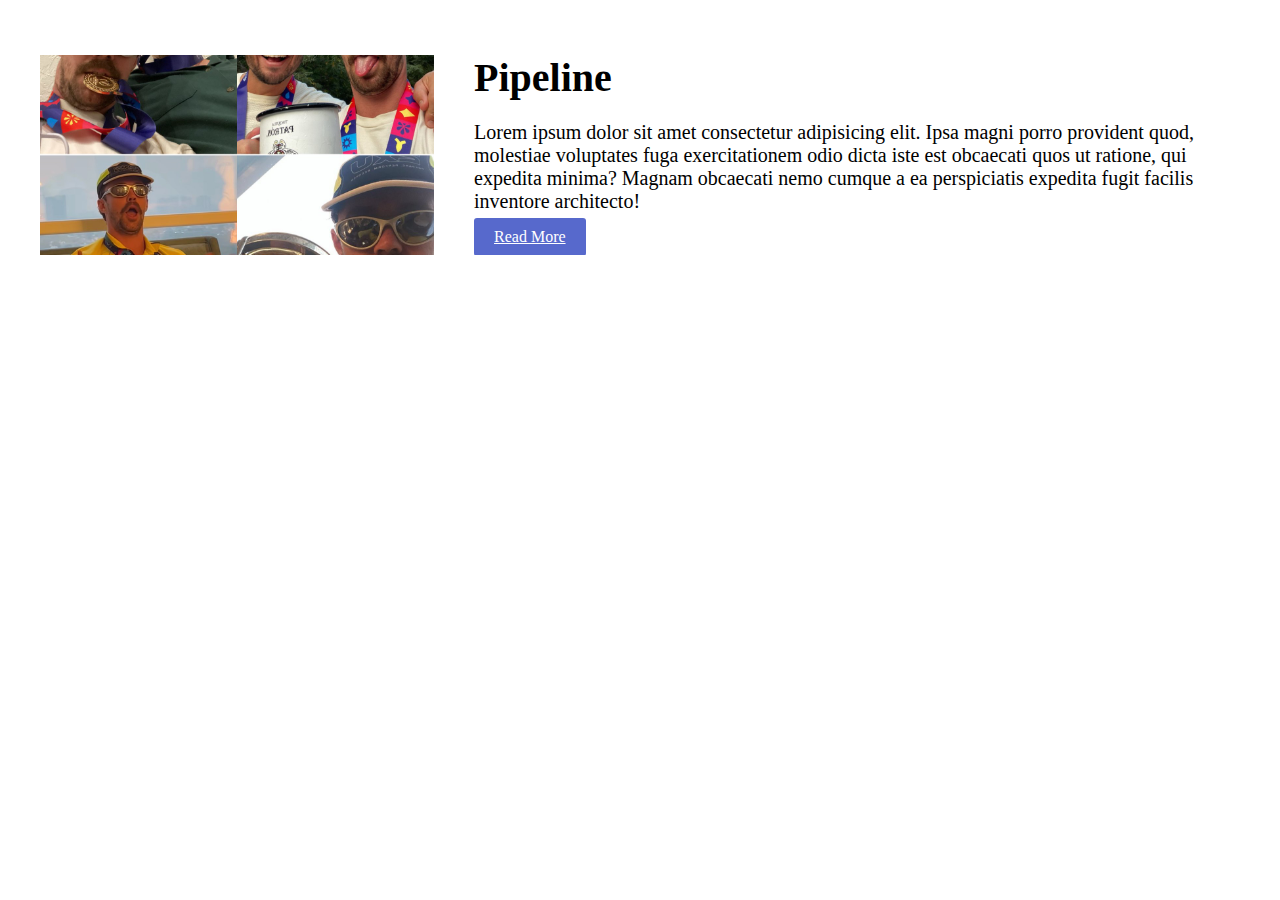
<file: Rand/Section-Practice-0/index.html>
<html lang="en">
<head>
    <meta charset="UTF-8">
    <meta name="viewport" content="width=device-width, initial-scale=1.0">
    <title>Document</title>

    <link rel="stylesheet" href="assets/css/style.css">
</head>
<body>
    <div class="container">
        <div class="left-image">
            <img src="assets/images/F_cBIGmaoAEK3Cy.jpeg" alt="">
        </div>

        <div class="right-content">
            <h1>
                Pipeline
            </h1>
            <p>Lorem ipsum dolor sit amet consectetur adipisicing elit. Ipsa magni porro provident quod, molestiae voluptates fuga exercitationem odio dicta iste est obcaecati quos ut ratione, qui expedita minima? Magnam obcaecati nemo cumque a ea perspiciatis expedita fugit facilis inventore architecto!</p>

            <a class="button" href="">Read More</a>
        
        </div>
    </div>
    
</body>
</html>
</file>
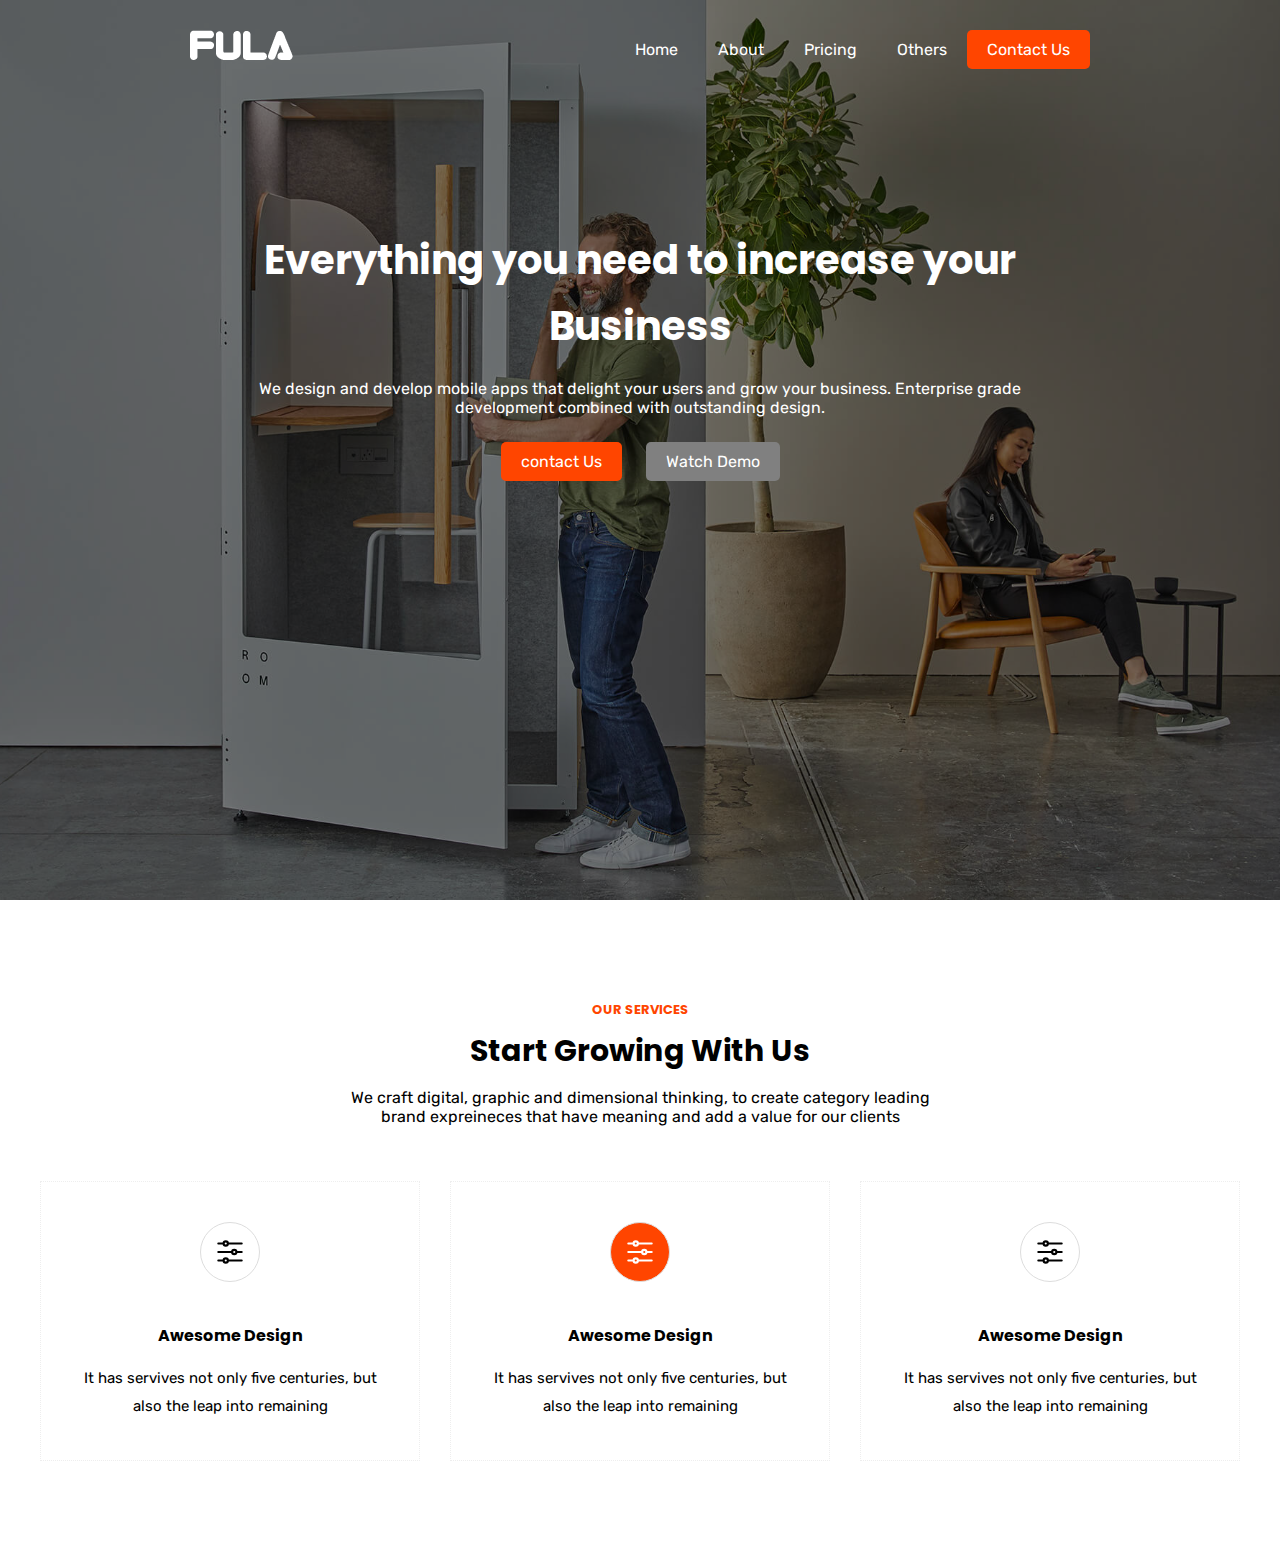
<file: Rand/Section-Practice-1/index.html>
<!DOCTYPE html>
<html lang="en">
<head>
    <meta charset="UTF-8">
    <meta name="viewport" content="width=device-width, initial-scale=1.0">
    <title>Document</title>
    <link rel="stylesheet" href="assets/css/style.css">
</head>

<body>
    <div class="hero-area">
        <div class="haeder">
            <div class="logo">
                <img src="assets/images/logo-light.png" alt="">
            </div>

            <div class="menu">
                <ul>
                    <li><a href="">Home</a></li>
                    <li><a href="">About</a></li>
                    <li><a href="">Pricing</a></li>
                    <li><a href="">Others</a></li>
                    <li><a class="btn">Contact Us</a></li>
                </ul>
            </div>
        </div>

        <div class="hero-text">
            <h1>Everything you need to increase your Business</h1>

            <p>We design and develop mobile apps that delight your users and grow your business.
            Enterprise grade development combined with outstanding design.</p>  

            <div class="hero-btn">
                <a class="btn" href="">contact Us</a>
                <a href="">Watch Demo</a>
            </div>

        </div>
    </div>

    <div class="container top-bottom-padding">
        <div class="section-title">
            <h4>our services</h4>
            <h2>Start Growing With Us</h2>
            <P>We craft digital, graphic and dimensional thinking, to create category leading brand expreineces that have meaning and add a value for our clients</P>
        </div>
        
        <div class="services">
            <div class="single-service-box">
                <div class="single-service-box-inner">
                    <div class="icon-box">
                        <svg xmlns="http://www.w3.org/2000/svg" fill="none" viewBox="0 0 24 24" stroke-width="1.5" stroke="currentColor" class="size-6">
                            <path stroke-linecap="round" stroke-linejoin="round" d="M10.5 6h9.75M10.5 6a1.5 1.5 0 1 1-3 0m3 0a1.5 1.5 0 1 0-3 0M3.75 6H7.5m3 12h9.75m-9.75 0a1.5 1.5 0 0 1-3 0m3 0a1.5 1.5 0 0 0-3 0m-3.75 0H7.5m9-6h3.75m-3.75 0a1.5 1.5 0 0 1-3 0m3 0a1.5 1.5 0 0 0-3 0m-9.75 0h9.75" />
                        </svg>
                    </div>
                    <h4>Awesome Design</h4>
                    <p>It has servives not only five centuries, but also the leap into remaining</p>
                </div>
            </div>

            <div class="single-service-box">
                <div class="single-service-box-inner">
                    <div class="icon-box">
                        <svg xmlns="http://www.w3.org/2000/svg" fill="none" viewBox="0 0 24 24" stroke-width="1.5" stroke="currentColor" class="size-6">
                            <path stroke-linecap="round" stroke-linejoin="round" d="M10.5 6h9.75M10.5 6a1.5 1.5 0 1 1-3 0m3 0a1.5 1.5 0 1 0-3 0M3.75 6H7.5m3 12h9.75m-9.75 0a1.5 1.5 0 0 1-3 0m3 0a1.5 1.5 0 0 0-3 0m-3.75 0H7.5m9-6h3.75m-3.75 0a1.5 1.5 0 0 1-3 0m3 0a1.5 1.5 0 0 0-3 0m-9.75 0h9.75" />
                        </svg>
                    </div>
                    <h4>Awesome Design</h4>
                    <p>It has servives not only five centuries, but also the leap into remaining</p>
                </div>
            </div>
            
            <div class="single-service-box">
                <div class="single-service-box-inner">
                    <div class="icon-box">
                        <svg xmlns="http://www.w3.org/2000/svg" fill="none" viewBox="0 0 24 24" stroke-width="1.5" stroke="currentColor" class="size-6">
                            <path stroke-linecap="round" stroke-linejoin="round" d="M10.5 6h9.75M10.5 6a1.5 1.5 0 1 1-3 0m3 0a1.5 1.5 0 1 0-3 0M3.75 6H7.5m3 12h9.75m-9.75 0a1.5 1.5 0 0 1-3 0m3 0a1.5 1.5 0 0 0-3 0m-3.75 0H7.5m9-6h3.75m-3.75 0a1.5 1.5 0 0 1-3 0m3 0a1.5 1.5 0 0 0-3 0m-9.75 0h9.75" />
                        </svg>
                    </div>
                    <h4>Awesome Design</h4>
                    <p>It has servives not only five centuries, but also the leap into remaining</p>
                </div>
            </div>
        </div>
    </div>

</body>
</html>
</file>
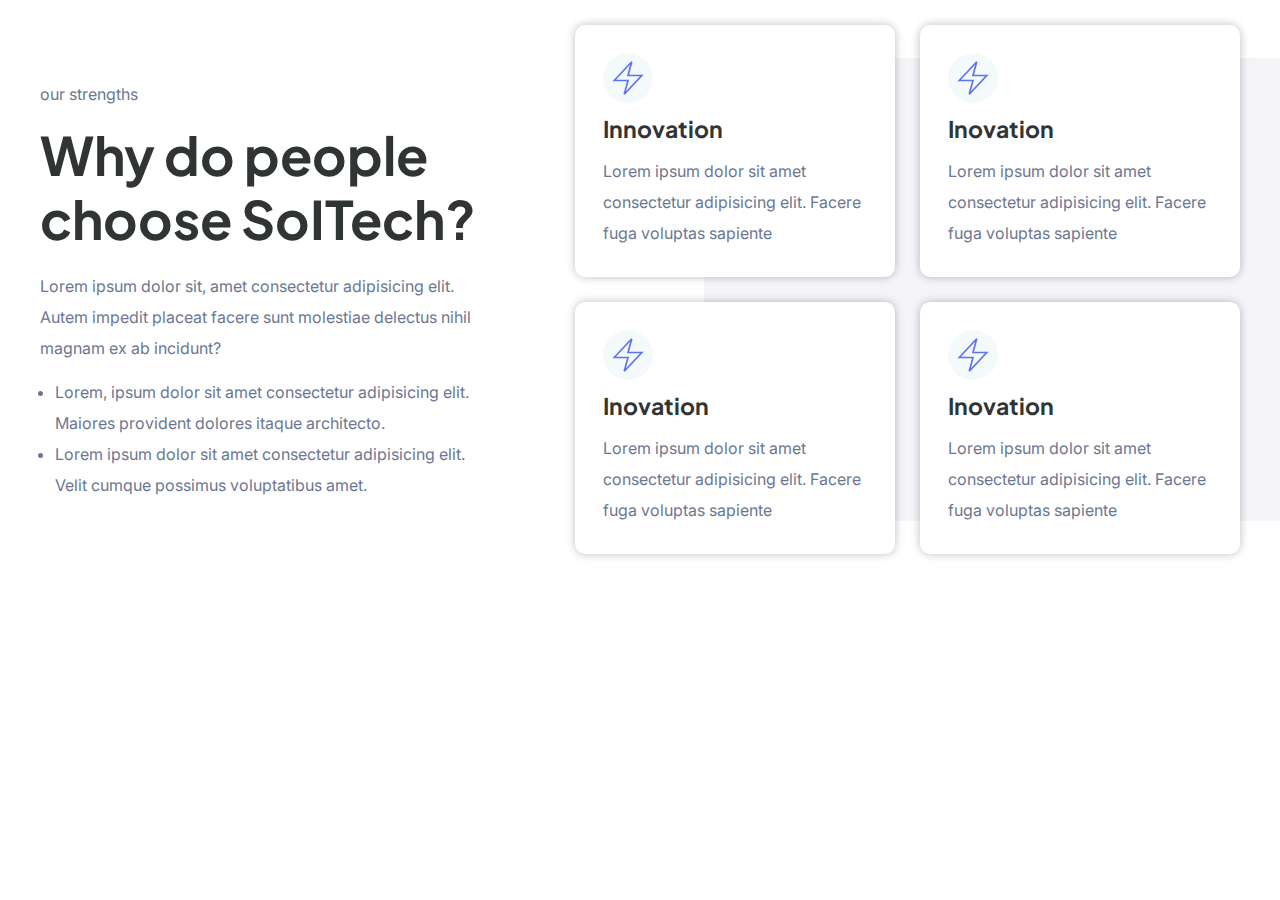
<file: Rand/Section-practice-2/index.html>
<!DOCTYPE html>
<html lang="en">
<head>
    <meta charset="UTF-8">
    <meta name="viewport" content="width=device-width, initial-scale=1.0">
    <title>Document</title>
    <link rel="stylesheet" href="assets/css/style.css">
    
</head>

<body>
    <div class="cta-area">
        <div class="container">
            <div class="cta-area-inner">
                <div class="cta-text">
                    <p>our strengths</p>
                    <h2>Why do people choose SoITech?</h2>
                    <P>Lorem ipsum dolor sit, amet consectetur adipisicing elit. Autem impedit placeat facere sunt molestiae delectus nihil magnam ex ab incidunt?</P>
                    <ul>
                        <li>Lorem, ipsum dolor sit amet consectetur adipisicing elit. Maiores provident dolores itaque architecto.</li>
                        <li>Lorem ipsum dolor sit amet consectetur adipisicing elit. Velit cumque possimus voluptatibus amet.</li>
                    </ul>
                </div>
                <div class="cta-boxes">
                    <div class="cta-single-box">
                        <div class="single-box-inner">
                            <div class="cta-box-icon">
                                <svg xmlns="http://www.w3.org/2000/svg" fill="none" viewBox="0 0 24 24" strokeWidth={1.5} stroke="currentColor" className="size-6">
                                    <path strokeLinecap="round" strokeLinejoin="round" d="m3.75 13.5 10.5-11.25L12 10.5h8.25L9.75 21.75 12 13.5H3.75Z" />
                                  </svg>                              
                            </div>
                            <h3>Innovation</h3>
                            <p>Lorem ipsum dolor sit amet consectetur adipisicing elit. Facere fuga voluptas sapiente
                            </p>
                        </div>
                    </div>

                    <div class="cta-single-box">
                        <div class="single-box-inner">
                            <div class="cta-box-icon">
                                <svg xmlns="http://www.w3.org/2000/svg" fill="none" viewBox="0 0 24 24" strokeWidth={1.5} stroke="currentColor" className="size-6">
                                    <path strokeLinecap="round" strokeLinejoin="round" d="m3.75 13.5 10.5-11.25L12 10.5h8.25L9.75 21.75 12 13.5H3.75Z" />
                                  </svg>                              
                            </div>
                            <h3>Inovation</h3>
                            <p>Lorem ipsum dolor sit amet consectetur adipisicing elit. Facere fuga voluptas sapiente
                            </p>
                        </div>
                    </div>

                    <div class="cta-single-box">
                        <div class="single-box-inner">
                            <div class="cta-box-icon">
                                <svg xmlns="http://www.w3.org/2000/svg" fill="none" viewBox="0 0 24 24" strokeWidth={1.5} stroke="currentColor" className="size-6">
                                    <path strokeLinecap="round" strokeLinejoin="round" d="m3.75 13.5 10.5-11.25L12 10.5h8.25L9.75 21.75 12 13.5H3.75Z" />
                                  </svg>                              
                            </div>
                            <h3>Inovation</h3>
                            <p>Lorem ipsum dolor sit amet consectetur adipisicing elit. Facere fuga voluptas sapiente
                            </p>
                        </div>
                    </div>

                    <div class="cta-single-box">
                        <div class="single-box-inner">
                            <div class="cta-box-icon">
                                <svg xmlns="http://www.w3.org/2000/svg" fill="none" viewBox="0 0 24 24" strokeWidth={1.5} stroke="currentColor" className="size-6">
                                    <path strokeLinecap="round" strokeLinejoin="round" d="m3.75 13.5 10.5-11.25L12 10.5h8.25L9.75 21.75 12 13.5H3.75Z" />
                                  </svg>                              
                            </div>
                            <h3>Inovation</h3>
                            <p>Lorem ipsum dolor sit amet consectetur adipisicing elit. Facere fuga voluptas sapiente
                            </p>
                        </div>
                    </div>
                </div>
            </div>
        </div>
    </div>
</body>
</html>
</file>
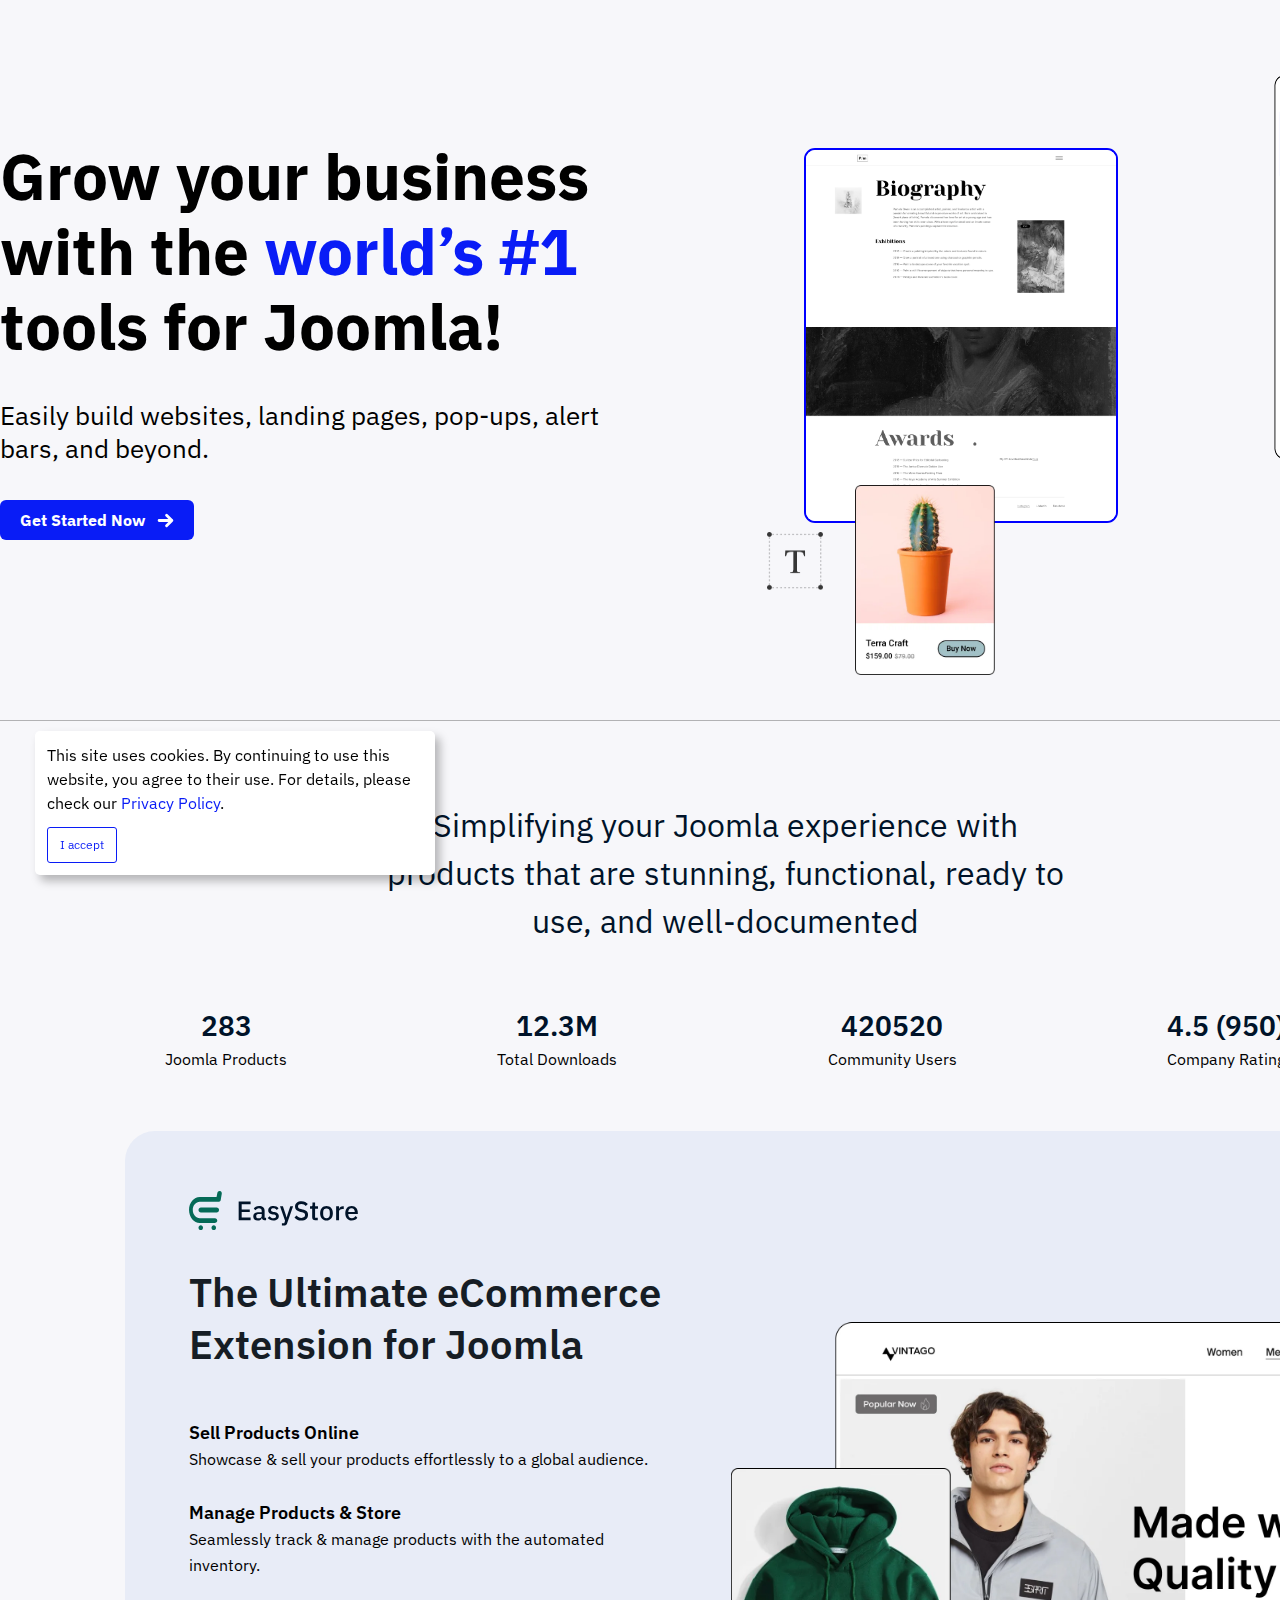
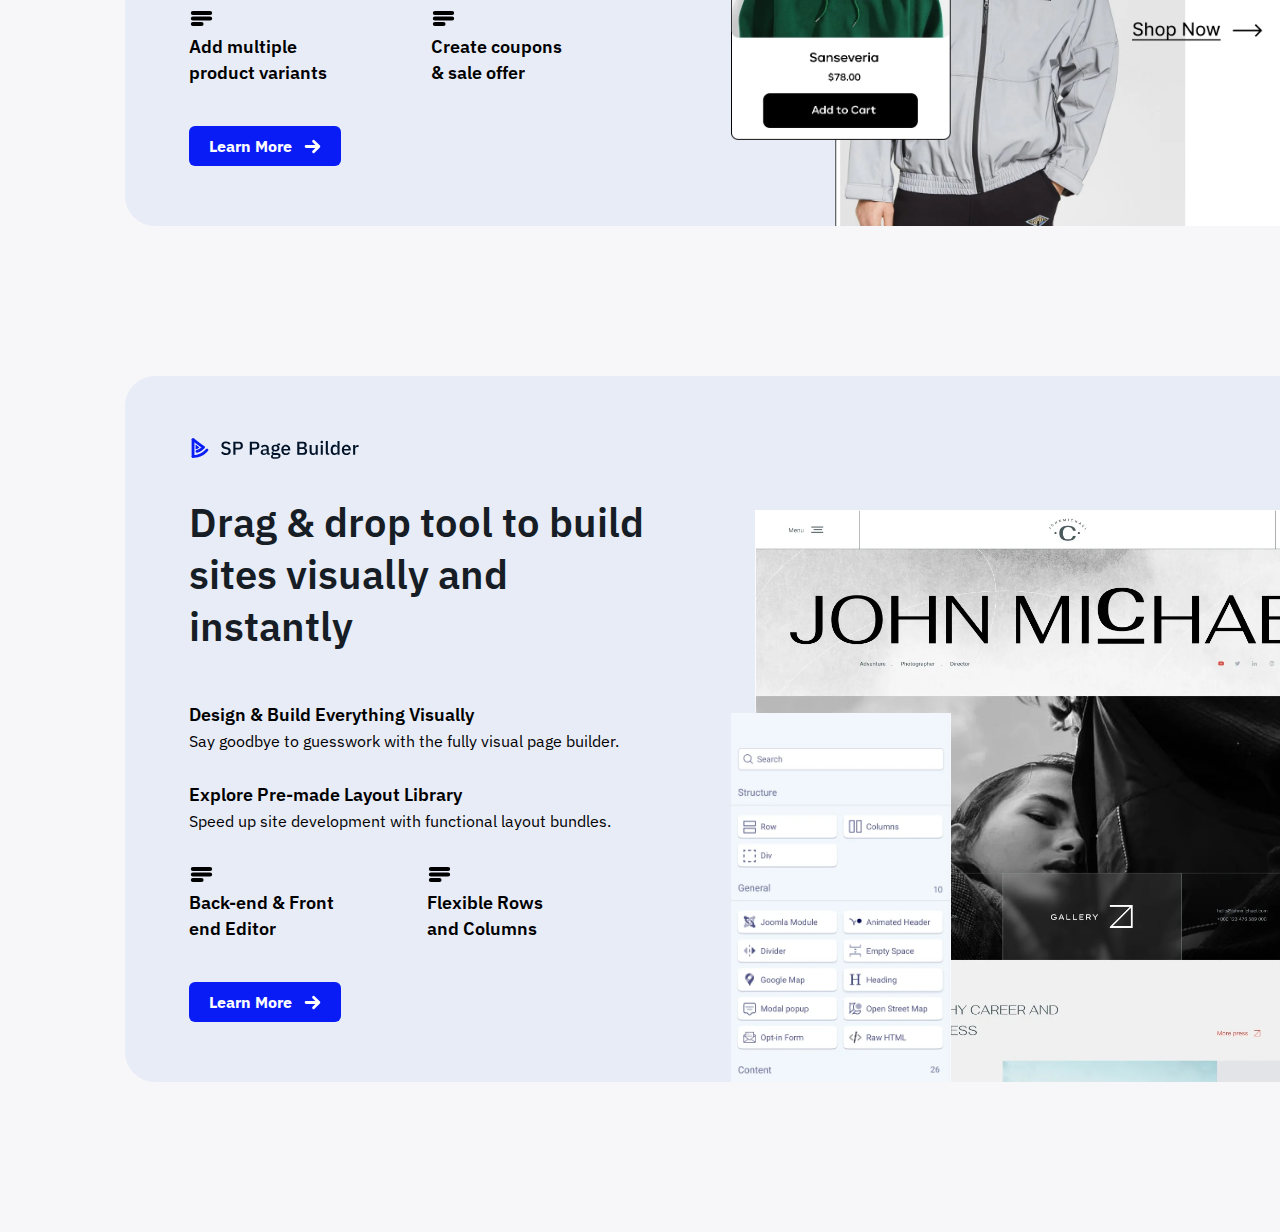
<file: Rand/Section-Practice-4/index.html>
<!DOCTYPE html>
<html lang="en">
<head>
    <meta charset="UTF-8">
    <meta name="viewport" content="width=device-width, initial-scale=1.0">
    <title>Document</title>
    <link rel="stylesheet" href="assets/css/style.css">
</head>

<body>
    <div class="cookies-alert">
        This site uses cookies. By continuing to use this website, you agree to their use. For details, please check our <a href="">Privacy Policy</a>.
        <div class="border-btn">
            <a href="">I accept</a>
        </div>
    </div>
    <section class="hero-area">
        <div class="container">
            <div class="hero-wrapper">
                <div class="hero-text">
                    <h1>Grow your business with the <span>world’s #1</span> tools for Joomla!</h1>
                    <h3>Easily build websites, landing pages, pop-ups, alert bars, and beyond.</h3>
                    <div class="blue-bg-button">
                        <a href="">
                            Get Started Now

                            <svg xmlns="http://www.w3.org/2000/svg" fill="none" viewBox="0 0 24 24" stroke-width="1.5" stroke="currentColor" class="size-6">
                                <path stroke-linecap="round" stroke-linejoin="round" d="M13.5 4.5 21 12m0 0-7.5 7.5M21 12H3" />
                              </svg>
                              
                        </a>
                    </div>
                </div>
                <div class="hero-img">
                    <img src="assets/images/biography.png" alt="">
                    <img src="assets/images/hero-section-sidebar2x.webp" alt="">
                    <img src="assets/images/T.webp" alt="">
                    <img src="assets/images/Cactus.webp" alt="">
                </div>
            </div>
        </div>
    </section>

    <section class="cta">
        <div class="container">
            <h3>
                Simplifying your Joomla experience with <br> products that are stunning, functional, ready to <br> use, and well-documented
            </h3>
    
            <div class="cta-stats">
                <div class="stat">
                    <h5>283</h5>
                    Joomla Products
                </div>

                <div class="stat">
                    <h5>12.3M</h5>
                    Total Downloads
                </div>

                <div class="stat">
                    <h5>420520</h5>
                    Community Users
                </div>

                <div class="stat">
                    <h5>4.5 <span> (950)</span></h5>
                    Company Rating
                </div>

            </div>

            <div class="ash-bg">
                <div class="ash-bg-img">
                    <img src="assets/images/vintago.webp" alt="">
                    <img src="assets/images/hoodie.webp" alt="">
                </div>

                <div class="ash-bg-text">
                    <img src="assets/images/easystore-logo.svg" alt="">

                    <h2>
                        The Ultimate eCommerce Extension for Joomla
                    </h2>

                    <h6>Sell Products Online</h6>
                    <p>Showcase & sell your products effortlessly to a global audience.</p>

                    <h6>Manage Products & Store</h6>
                    <p>Seamlessly track & manage products with the automated inventory.</p>

                    <div class="ash-bg-text-flex">
                        <div class="ash-bg-text-flex-item">
                            <svg xmlns="http://www.w3.org/2000/svg" fill="none" viewBox="0 0 24 24" stroke-width="1.5" stroke="currentColor" class="size-6"><path stroke-linecap="round" stroke-linejoin="round" d="M3.75 6.75h16.5M3.75 12h16.5m-16.5 5.25H12" /></svg>
                            <h6>Add multiple product variants</h6>
                        </div>

                        <div class="ash-bg-text-flex-item">
                            <svg xmlns="http://www.w3.org/2000/svg" fill="none" viewBox="0 0 24 24" stroke-width="1.5" stroke="currentColor" class="size-6"><path stroke-linecap="round" stroke-linejoin="round" d="M3.75 6.75h16.5M3.75 12h16.5m-16.5 5.25H12" /></svg>
                            <h6>Create coupons & sale offer</h6>
                        </div>

                    </div>

                    <div class="blue-bg-button">
                        <a href="">
                            Learn More

                            <svg xmlns="http://www.w3.org/2000/svg" fill="none" viewBox="0 0 24 24" stroke-width="1.5" stroke="currentColor" class="size-6">
                                <path stroke-linecap="round" stroke-linejoin="round" d="M13.5 4.5 21 12m0 0-7.5 7.5M21 12H3" />
                              </svg>
                              
                        </a>
                    </div>
                </div>
            </div>

            <div class="ash-bg style-2">
                <div class="ash-bg-img">
                    <img src="assets/images/john-michael.webp" alt="">
                    <img src="assets/images/addon-list2x.webp" alt="">
                </div>

                <div class="ash-bg-text">
                    <img src="assets/images/sp-page-builder-logo.svg" alt="">

                    <h2>
                        Drag & drop tool to build sites visually and instantly
                    </h2>

                    <h6>Design & Build Everything Visually</h6>
                    <p>Say goodbye to guesswork with the fully visual page builder.</p>

                    <h6>Explore Pre-made Layout Library</h6>
                    <p>Speed up site development with functional layout bundles.</p>

                    <div class="ash-bg-text-flex">
                        <div class="ash-bg-text-flex-item">
                            <svg xmlns="http://www.w3.org/2000/svg" fill="none" viewBox="0 0 24 24" stroke-width="1.5" stroke="currentColor" class="size-6"><path stroke-linecap="round" stroke-linejoin="round" d="M3.75 6.75h16.5M3.75 12h16.5m-16.5 5.25H12" /></svg>
                            <h6>Back-end & Front end Editor</h6>
                        </div>

                        <div class="ash-bg-text-flex-item">
                            <svg xmlns="http://www.w3.org/2000/svg" fill="none" viewBox="0 0 24 24" stroke-width="1.5" stroke="currentColor" class="size-6"><path stroke-linecap="round" stroke-linejoin="round" d="M3.75 6.75h16.5M3.75 12h16.5m-16.5 5.25H12" /></svg>
                            <h6>Flexible Rows and Columns</h6>
                        </div>
                    </div>
                    <div class="blue-bg-button">
                        <a href="">
                            Learn More

                            <svg xmlns="http://www.w3.org/2000/svg" fill="none" viewBox="0 0 24 24" stroke-width="1.5" stroke="currentColor" class="size-6">
                                <path stroke-linecap="round" stroke-linejoin="round" d="M13.5 4.5 21 12m0 0-7.5 7.5M21 12H3" />
                              </svg>
                              
                        </a>
                    </div>
                </div>
            </div>
        </div>
    </section>
</body>
</html>
</file>
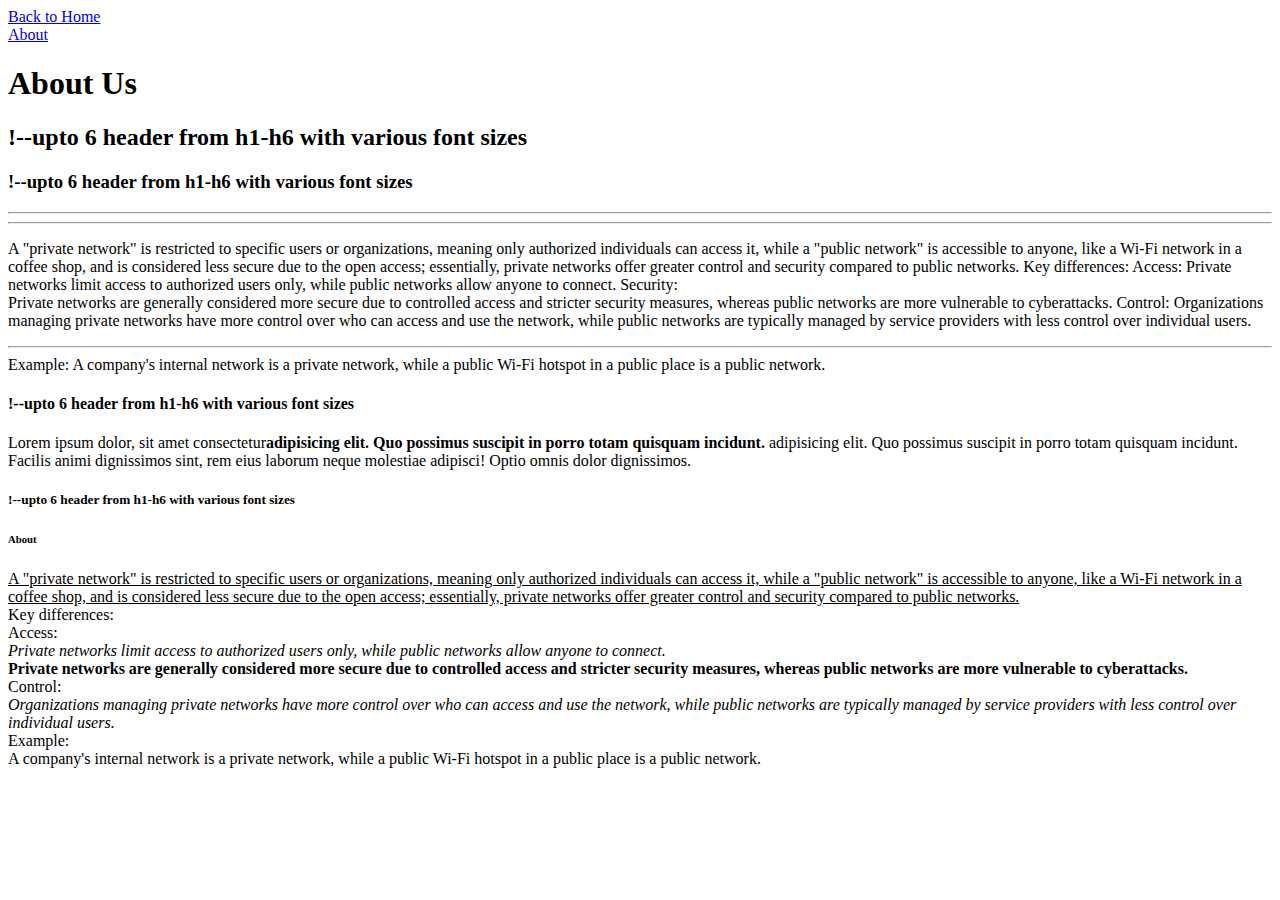
<file: contact-us.html>
<!DOCTYPE html>

<html lang="en">
<head>
    <meta charset="UTF-8">
    <meta name="viewport" content="width=device-width, initial-scale=1.0">
    <title>Document</title>
    <body>

        <a title="go to homepage" href="html-file-1.html" target="_self">Back to Home</a><br>

        <a title="scroll down" href="#about">About</a>


        <h1>About Us</h1>
        
        <h2>!--upto 6 header from h1-h6 with various font sizes</h2>

        <h3>!--upto 6 header from h1-h6 with various font sizes</h3> <hr>

        <hr>

        <p>A "private network" is restricted to specific users or organizations, meaning only authorized individuals can access it, while a "public network" is accessible to anyone, like a Wi-Fi network in a coffee shop, and is considered less secure due to the open access; essentially, private networks offer greater control and security compared to public networks. 
            Key differences:
            Access:
            Private networks limit access to authorized users only, while public networks allow anyone to connect. 
            Security: <br>
            Private networks
            are generally considered more secure due to controlled access and stricter security measures, whereas public networks are more vulnerable to cyberattacks. 
            Control:
            Organizations managing private networks have more control over who can access and use the network, while public networks are typically managed by service providers with less control over individual users. <hr>
            Example:
            A company's internal network is a private network, while a public Wi-Fi hotspot in a public place is a public network.</p>

        <h4>!--upto 6 header from h1-h6 with various font sizes</h4>

        <p>Lorem ipsum dolor, sit amet consectetur<b>adipisicing elit. Quo possimus suscipit in porro totam quisquam incidunt.</b> adipisicing elit. Quo possimus suscipit in porro totam quisquam incidunt. Facilis animi dignissimos sint, rem eius laborum neque molestiae adipisci! Optio omnis dolor dignissimos.</p>

        <h5>!--upto 6 header from h1-h6 with various font sizes</h5>

        <h6 id="about">About</h6>
        
        <p><u>A "private network" is restricted to specific users or organizations, meaning only authorized individuals can access it, while a "public network" is accessible to anyone, like a Wi-Fi network in a coffee shop, and is considered less secure due to the open access; essentially, private networks offer greater control and security compared to public networks.</u> <br>
            Key differences: <br>
            Access: <br>
            <i>Private networks limit access to authorized users only, while public networks allow anyone to connect.</i> <br>
            <strong>Private networks are generally considered more secure due to controlled access and stricter security measures, whereas public networks are more vulnerable to cyberattacks.</strong> <br>
            Control: <br>
            <em>Organizations managing private networks have more control over who can access and use the network, while public networks are typically managed by service providers with less control over individual users.</em> <br>
            Example: <br>
            A company's internal network is a private network, while a public Wi-Fi hotspot in a public place is a public network.</p> <br>

    </body>
</html>
</file>
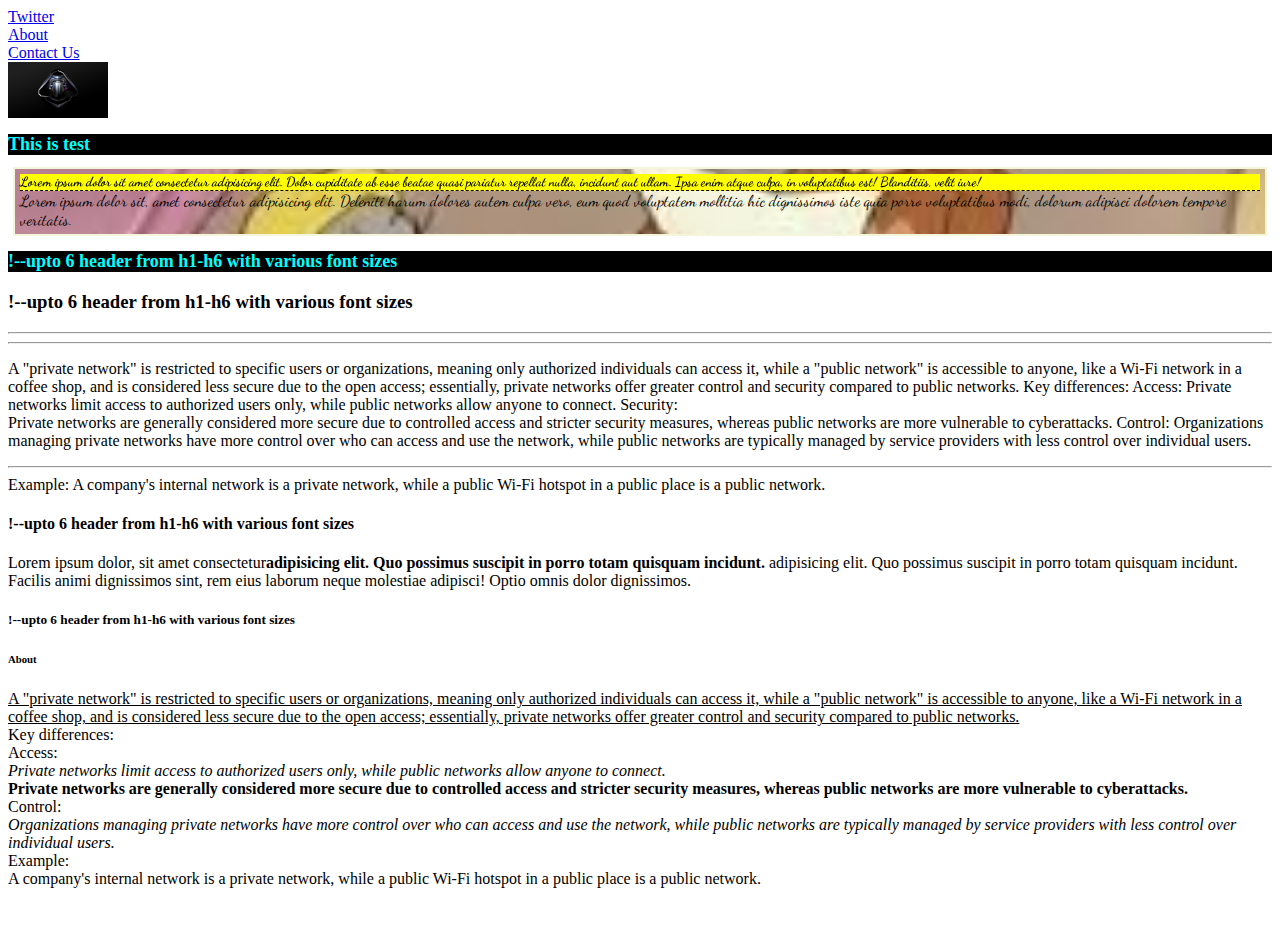
<file: CSS.html>
<!DOCTYPE html>
<html lang="en">
    <head>
        <title>CSS practice</title>
        <!--
        <style>
            .header_1{
                font: optional;
                font-size: large;
                color: aqua;
                background-color: black;
            }

            #header_2{
                font: optional;
                font-size: large;
                color: aqua;
                background-color: black;
            }
        </style>
        -->

        <style>
            /*
            .header_1{
                font: optional;
                font-size: large;
                color: aqua;
                background-color: black;
            }

            #header_2{
                font: optional;
                font-size: large;
                color: aqua;
                background-color: black;
            }
            */
        </style>

        

    </head>

    <link rel="stylesheet" href="style.css">

    <body>

        <a title="go to Twitter" href="https://x.com" target="_self">Twitter</a><br>

        <!--external linkls with hover text(title attribute), open new tab or stay on the current tab(target aribute)-->

        <a title="scroll down" href="#about">About</a><br>
        <!--scroll to the header below using "#uniqueid" set at the header-->

        <a href="contact-us.html"
        target="_blank">Contact Us</a><br>
        <!--link to anther page in the folder-->

        <img src="348.jpg" alt="Kylo Ren" width="100">
        <!--height or width enough-->


        <!--embed code copied form the website-->

        <audio src=""></audio>
        
        
        <h1 class="header_1">This is test</h1>

        <div class="box">

            <h5>Lorem ipsum dolor sit amet consectetur adipisicing elit. Dolor cupiditate ab esse beatae quasi pariatur repellat nulla, incidunt aut ullam. Ipsa enim atque culpa, in voluptatibus est! Blanditiis, velit iure!
            </h5>
            
            Lorem ipsum dolor sit, amet consectetur adipisicing elit. Deleniti harum dolores autem culpa vero, eum quod voluptatem mollitia hic dignissimos iste quia porro voluptatibus modi, dolorum adipisci dolorem tempore veritatis.
        </div>

    
        <h2 id="header_2">!--upto 6 header from h1-h6 with various font sizes</h2>

        <h3>!--upto 6 header from h1-h6 with various font sizes</h3> <hr>

        <hr>

        <p>A "private network" is restricted to specific users or organizations, meaning only authorized individuals can access it, while a "public network" is accessible to anyone, like a Wi-Fi network in a coffee shop, and is considered less secure due to the open access; essentially, private networks offer greater control and security compared to public networks. 
            Key differences:
            Access:
            Private networks limit access to authorized users only, while public networks allow anyone to connect. 
            Security: <br>
            Private networks
            are generally considered more secure due to controlled access and stricter security measures, whereas public networks are more vulnerable to cyberattacks. 
            Control:
            Organizations managing private networks have more control over who can access and use the network, while public networks are typically managed by service providers with less control over individual users. <hr>
            Example:
            A company's internal network is a private network, while a public Wi-Fi hotspot in a public place is a public network.</p>

        <h4>!--upto 6 header from h1-h6 with various font sizes</h4>

        <p>Lorem ipsum dolor, sit amet consectetur<b>adipisicing elit. Quo possimus suscipit in porro totam quisquam incidunt.</b> adipisicing elit. Quo possimus suscipit in porro totam quisquam incidunt. Facilis animi dignissimos sint, rem eius laborum neque molestiae adipisci! Optio omnis dolor dignissimos.</p>

        <h5>!--upto 6 header from h1-h6 with various font sizes</h5>

        <h6 id="about">About</h6>
        
        <p><u>A "private network" is restricted to specific users or organizations, meaning only authorized individuals can access it, while a "public network" is accessible to anyone, like a Wi-Fi network in a coffee shop, and is considered less secure due to the open access; essentially, private networks offer greater control and security compared to public networks.</u> <br>
            Key differences: <br>
            Access: <br>
            <i>Private networks limit access to authorized users only, while public networks allow anyone to connect.</i> <br>
            <strong>Private networks are generally considered more secure due to controlled access and stricter security measures, whereas public networks are more vulnerable to cyberattacks.</strong> <br>
            Control: <br>
            <em>Organizations managing private networks have more control over who can access and use the network, while public networks are typically managed by service providers with less control over individual users.</em> <br>
            Example: <br>
            A company's internal network is a private network, while a public Wi-Fi hotspot in a public place is a public network.</p> <br>

    </body>
</html>
</file>
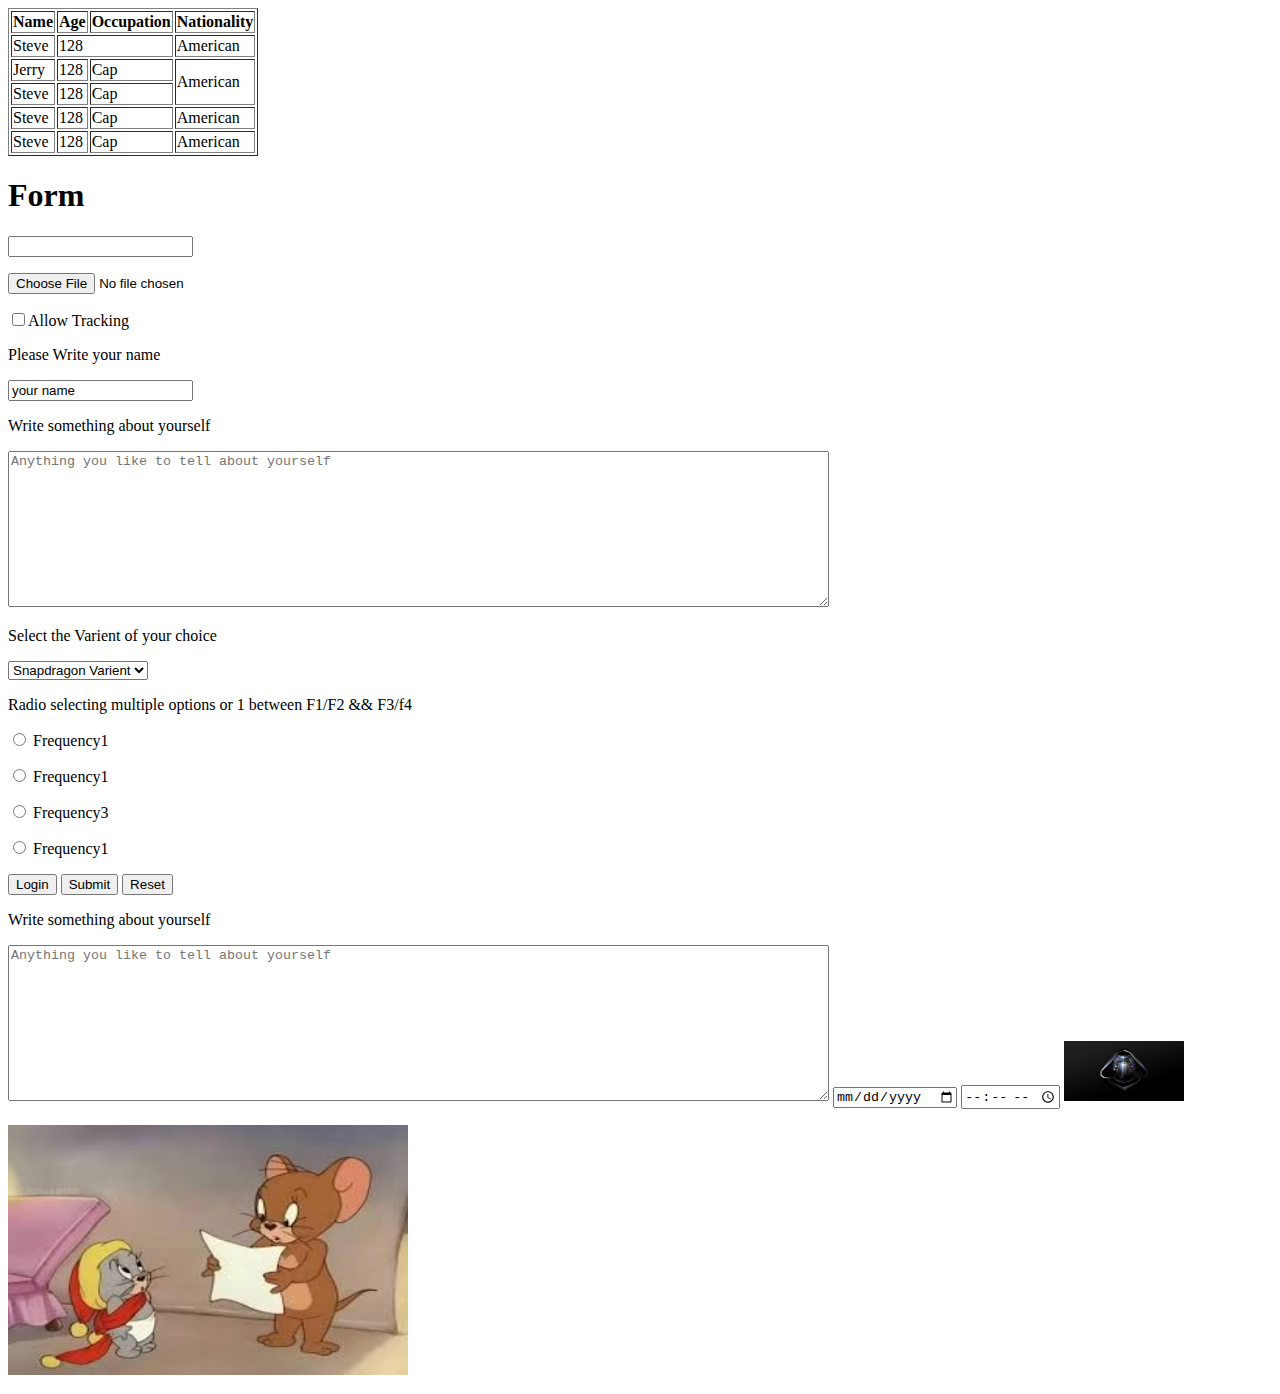
<file: HTML2.html>
<!DOCTYPE html>
<html lang="en">
    <head>
        <title>
            Tables && Forms && TextArea
        </title>
    </head>

    <body>
        <table border="1"> <!--'border attribute is Deprecated now-->
            <thead><!--labelling of parts-->
                <tr><!--taking a row where each header(th) creates a column-->
                    <th>Name</th>
                    <th>Age</th>
                    <th>Occupation</th>
                    <th>Nationality</th>
                </tr>
            </thead>
            <tbody>
                <tr>
                    <td>Steve</td><!--data cell td-->
                    <td colspan="2">128</td><!--this row will span for 2 columns on the right-->
                    
                    <td>American</td>
                </tr>

                <tr>
                    <td>Jerry</td>
                    <td>128</td>
                    <td>Cap</td>
                    <td rowspan="2">American</td><!--this column will span for 2 rows to the bottom-->
                </tr>

                <tr>
                    <td>Steve</td>
                    <td>128</td>
                    <td>Cap</td>
                    
                </tr>

                <tr>
                    <td>Steve</td>
                    <td>128</td>
                    <td>Cap</td>
                    <td>American</td>
                </tr>

                <tr>
                    <td>Steve</td>
                    <td>128</td>
                    <td>Cap</td>
                    <td>American</td>
                </tr>

            </tbody>
        </table>

        <h1>Form</h1>

        <form>
            <div>
                <P><input type="password"/></P>
                <p><input type="file"/></p>
                <p><input type="checkbox"/>Allow Tracking</p>
                <p>
                    <label for="name">
                        Please Write your name
                    </label></p>
                <input type="text" name="your_name" id="name" value="your name">
                <!--here the name attribute acts as key for key-value pair to the server, ie, input to this field goes to server as "your_name = input" where the id is unique onl;y within the context of the form-->

                <!--some other attributes of input are "disabled" for fixed information for the field, "Value='anything' as prefilled which can be changed or Read-only-->

                <P>
                    <label for="about">Write something about yourself</label>
                </P>
                <textarea name="text" id="about" rows="10" cols="100" placeholder="Anything you like to tell about yourself"></textarea> <!--pretty much the same as forms-->

                <P>
                    <label for="select">Select the Varient of your choice</label>
                </P>
                <select name="vareint" id="select">
                    <option value="SD">Snapdragon Varient</option>
                    <option value="Ex">Exynos Varient</option>
                    <Option value="Tn">Tensor Varient</Option>
                </select><!--can use attributes like disabled, values etc for both options and select -->
                <p>Radio selecting multiple options or 1 between F1/F2 && F3/f4</p>
                <p>
                    <input type="radio" name="radio1" value="Frequency1" id=f1>

                    <label for="f1">
                        Frequency1
                    </label>
                </p>

                <p>
                    <input type="radio" name="radio1" value="Frequency2" id=f2>

                    <label for="f2">
                        Frequency1
                    </label>
                </p>

                <p>
                    <input type="radio" name="radio2" value="Frequency1" id=f1>

                        Frequency3 <!--no label tag means it's just plain text-->
                    
                </p>

                <p>
                    <input type="radio" name="radio2" value="Frequency1" id=f4>

                    <label for="f4">
                        Frequency1
                    </label>
                </p>

                <input type="submit" value="Login">
                <button type="submit">Submit</button>
                <button type="reset">Reset</button>


                <P>
                    <label for="about">Write something about yourself</label>
                </P>
                <textarea name="text" id="about" rows="10" cols="100" placeholder="Anything you like to tell about yourself"></textarea>

                <input type="date">
                <input type="time">

                <img src="348.jpg" alt="Batman"
                height="60"
                width="120">

                <p>
                    <img src="1.jpeg" alt="jerry and Nephew"
                    height="250"
                    width="400">
                </p>
                


            </div>

        </form>
        
        
    </body>
    


</html>
</file>
<file: Rand/Section-Practice-0/assets/css/style.css>
*{
    margin: 0; 
    padding: 0;
    box-sizing: border-box;
}


.container {
    max-width: 1200px;
    max-height: 200px;
    margin: 55 auto;
    display: flex;
    align-items: center;
    overflow: hidden;
}

.left-image img{
    max-width: 100%;
    display: inline-block;
    
    }

.left-image{
    margin-left: 0px;
    overflow: hidden;
    margin-right: 40px;
}

.right-content p {
    font-size: 20px;
}

.right-content h1{
    margin: 0;
    padding: 0;
    box-sizing: border-box;
    margin-bottom: 20px;
    font-size: 40;
}
a.button {
    background: #001bb2a8;
    color: white;
    padding: 10px 20px;
    display: inline-block;
    text-decoration: underline;
    margin-top: 5px;
    border-radius: 3px;
}
</file>
<file: Rand/Section-Practice-1/assets/css/style.css>
@import url('https://fonts.googleapis.com/css2?family=Poppins&family=Rubik&display=swap');

* {
    margin: 0;
    padding: 0;
    box-sizing: border-box
}

.container{
    width: 1200px;
    margin: 0 auto;
}

body{ 
    font-family: "Rubik", serif;
}

h1, h2, h3, h4, h5, h6 { 
    font-family: "Poppins", serif;
    font-weight: 700;
    font-style: normal;
}

.hero-area{
    background-image: url(../images/bg2.jpg);
    height: 100vh;
    background-size: cover;
    background-position: center;
    position: relative;
    z-index: 1;
}

.hero-area:after {
    position: absolute;
    left: 0;
    top: 0;
    height: 100%;
    width: 100%;
    content: "";
    background-color: #000;
    opacity: .5;
    z-index: -1;
}

.haeder {
    width: 900px;
    margin: 0 auto;
    display: flex;
    justify-content: space-between;
    padding: 30px 0;
}

.menu ul {
    display: flex;
    list-style: none;
    align-items: center;
}

.menu a {
    color: #fff;
    padding: 10px 20px;
    text-decoration: none;
}

.btn, .hero-btn .btn{ 
    background-color: orangered;
    border-radius: 5px;
    display: inline-block;
    color: #fff;
    border-radius: 5px;
    padding: 10px 20px;
    text-decoration: none;
}

.hero-text{
    width: 800px;
    margin: 10% auto;
    color: #fff;
    text-align: center;
}

.hero-text h1{
    font-size: 40px;
    line-height: 66px;
    margin-bottom: 20px;
}

.hero-btn a {
    margin: 25px 10px;
    background-color: gray;
    /* border-radius: 5px; */
    display: inline-block;
    color: #fff;
    border-radius: 5px;
    padding: 10px 20px;
    text-decoration: none;
}

.top-bottom-padding{
    padding: 100px 0;
}

.section-title {
    text-align: center;
    width: 600px;
    margin: auto;
}

.section-title h4 {
    font-size: 13px;
    text-transform: uppercase;
    margin-bottom: 8px;
    color: orangered;
}

.section-title h2 {
    font-size: 30px;
    margin-bottom: 14px;
}

.services {
    display: flex;
    margin-left: -15px;
    margin-right: -15px;
    margin-top: 55px;
}

.single-service-box-inner {
    border: 1px dotted #eeeeee;
    margin-left: 15px;
    margin-right: 15px;
    padding: 40px;
    text-align: center;
    line-height: 28px;
}

.icon-box {
    width: 60px;
    height: 60px;
    border: 1px solid #ddd;
    padding: 12px;
    border-radius: 50%;
    margin: 0 auto;
    margin-bottom: 40px;
}

.single-service-box-inner h4 {
    margin: 14px;
    font-size: 16px;
}

.single-service-box-inner p {
    font-size: 15px;
}

.single-service-box-inner:hover {
    box-shadow: 0px 0px 23px #0000002e;
    transition: .3s;
}

.icon-box:hover {
    background-color: orangered;
    transition: .3s;
    color: white;
}

.single-service-box:nth-child(2) .icon-box {
    background-color: orangered;
    color: white;
}
</file>
<file: Rand/Section-practice-2/assets/css/style.css>
/* Font imports */
@import url('https://fonts.googleapis.com/css2?family=Inter:ital,opsz,wght@0,14..32,100..900;1,14..32,100..900&family=Plus+Jakarta+Sans:ital,wght@0,200..800;1,200..800&display=swap');

/* Reset styles */
* {
    margin: 0;
    padding: 0;
    box-sizing: border-box;
}

/* Base typography and layout */
body {
    font-family: "Inter", serif;
    font-size: 16px;
    line-height: 31px;
    color: #6C7792;
}

h1, h2, h3, h4, h5, h6 {
    font-family: "Plus Jakarta Sans", serif;
    color: #313435;
}

h3 {
    font-size: 23px;
    margin-bottom: 12px;
}

ul {
    margin-left: 15px;
}

.container {
    width: 1200px;
    margin: 0 auto;
}

/* CTA Area styles */
.cta-area {
    position: relative;
    z-index: 1;
}

.cta-area:after {
    content: "";
    position: absolute;
    right: 0;
    top: 10%;
    width: 45%;
    height: 80%;
    background: #F4F4F9;
    z-index: -1;
}

.cta-area-inner {
    display: flex;
    align-items: center;
}

/* CTA Text section */
.cta-text {
    width: 40%;
    margin-right: 50px;
}

.cta-text h2 {
    font-weight: 700;
    font-size: 53px;
    line-height: 64px;
    margin-bottom: 20px;
}

.cta-text p {
    margin-bottom: 13px;
}

p.pre-header {
    text-transform: uppercase;
    margin-bottom: 25px;
}

/* CTA Boxes section */
.cta-boxes {
    display: flex;
    flex-wrap: wrap;
    width: 60%;
    margin-bottom: 25px;
}

.cta-single-box {
    width: 50%;
}

.single-box-inner {
    background-color: #ffffff;
    box-shadow: 0 0 10px rgba(0, 0, 0, 0.26);
    padding: 28px;
    margin: 25px 0 0 25px;
    border-radius: 10px;
}

.cta-box-icon {
    width: 50px;
    height: 50px;
    background: #F4F9FC;
    padding: 5px;
    color: #5D74F2;
    border-radius: 50px;
    margin-bottom: 10px;
}
</file>
<file: Rand/Section-Practice-4/assets/css/style.css>
@import url('https://fonts.googleapis.com/css2?family=IBM+Plex+Sans:wght@100..700&display=swap');

* {
    margin: 0;
    padding: 0;
    box-sizing: border-box;
}

body {
    line-height: 1.5;
    font-family: "IBM Plex Sans", sans-serif;
    background-color: #F7F7FA;
}

a {
    text-decoration: none;
}

.container {
    width: 1450px;
    margin: 0 auto;
}

.cookies-alert {
    background: white;
    position: fixed;
    left: 35px;
    bottom: 25px;
    width: 400px;
    font-size: 16px;
    line-height: 24px;
    font-weight: 400;
    box-shadow: 5px 6px 10px #00000045;
    border-radius: 5px;
    padding: 12px;
}

.cookies-alert a {
    color: #091CF6;
}

.border-btn {
    margin-top: 12px;
    font-size: 12px;
}

.cookies-alert .border-btn a {
    display: inline-block;
    border: 1px solid;
    padding: 5px 12px;
    border-radius: 3px;
    font-weight: 400;
}

.hero-wrapper {
    display: flex;
    align-items: center;
    padding: 84px 0 126px;
    border-bottom: 1px solid #00000047;
    margin-bottom: 80px;
}

.hero-text {
    width: 50%;
    margin-right: 70px;
}

.hero-text h1 {
    font-weight: 700;
    font-size: 64px;
    line-height: 75px;
    margin-bottom: 35px;
}

.hero-text h3 {
    font-weight: 400;
    font-size: 26px;
    line-height: 33px;
    margin-bottom: 35px;
}

.hero-text span {
    color: #091CF6;
}

.hero-img {
    position: relative;
    width: 56%;
    height: 510px;
    padding-left: 108px;
}

.hero-img img {
    position: absolute;
}

.hero-img img:nth-child(1) {
    border: 2px solid blue;
    border-radius: 11px;
    top: 64px;
    left: 89px;
    width: 314px;
}

.hero-img img:nth-child(2) {
    height: 385px;
    width: 60px;
    top: -10px;
    right: 116px;
}

.hero-img img:nth-child(3) {
    width: 56px;
    bottom: 4px;
    left: 52px;
}

.hero-img img:nth-child(4) {
    width: 140px;
    bottom: -81px;
    left: 140px;
}

.blue-bg-button a {
    display: inline-block;
    color: white;
    font-weight: bold;
    padding: 8px 20px;
    background: #091CF6;
    border-radius: 6px;
}

svg.size-6 {
    width: 17px;
    margin-left: 8px;
    margin-bottom: -3px;
    stroke-width: 4px;
}

.cta .container h3 {
    color: #001329;
    font-size: 32px;
    line-height: 48px;
    font-weight: 400;
    text-align: center;
}

.cta-stats {
    display: flex;
    justify-content: space-around;
    text-align: center;
    margin: 60px;
}

.stat h5 {
    color: #001329;
    font-weight: 600;
    font-size: 28px;
}

.ash-bg {
    width: 1200px;
    margin: 0 auto;
    display: flex;
    flex-direction: row-reverse;
    background: #E8ECF7;
    border-radius: 30px;
    margin-bottom: 150px;
}

.ash-bg-text {
    width: 46%;
    padding: 60px 40px;
}

.ash-bg-text h2 {
    font-weight: 600;
    color: rgb(22, 29, 37);
    font-size: 40px;
    line-height: 52px;
    margin-bottom: 50px;
}

.ash-bg-text h6 {
    font-size: 18px;
    font-weight: 600;
    line-height: 26px;
}

.ash-bg-text p {
    font-size: 16px;
    line-height: 26px;
    margin-bottom: 28px;
}

.ash-bg-text img {
    width: 170px;
    margin-right: 355px;
    margin-bottom: 30px;
}

.ash-bg-text-flex {
    display: flex;
}

.ash-bg-text-flex-item {
    padding-right: 90px;
    margin-bottom: 40px;
}

.ash-bg-text-flex-item svg {
    width: 25px;
    margin-left: revert-layer;
}

.ash-bg-img {
    position: relative;
    overflow: hidden;
    width: 52%;
    padding-bottom: -40px;
    border-radius: 30px;
}

.ash-bg-img img:nth-child(1) {
    position: absolute;
    top: 134px;
    left: 54px;
    width: 100%;
}

.ash-bg-img img:nth-child(2) {
    position: absolute;
    width: 220px;
    top: 337px;
    left: 30px;
}

img {
    width: 100%;
    height: auto;
}
</file>
<file: style.css>
@import url('https://fonts.googleapis.com/css2?family=Dancing+Script:wght@400..700&family=Noto+Serif+Hentaigana:wght@200..900&display=swap');

.header_1{
    font: optional;
    font-size: large;
    color: aqua;
    background-color: black;
}

#header_2{
    font: optional;
    font-size: large;
    color: aqua;
    background-color: black;
}

.box {
    font-family: "Dancing Script", serif;
    font-optical-sizing: auto;
    
    font-style: normal;
    background-image: url(1.jpeg);
    background-size: cover; /* cover, contain, auto */
    background-position: center;
    border: 2px beige solid;
    padding: 5px;
    margin: 5px;
}

.box h5 {
    position: sticky;
    top: 0;
    background-color: yellow;
    font: 35;
    border-bottom: 1px dashed black;
    padding: auto;
    margin: auto;

}
</file>
